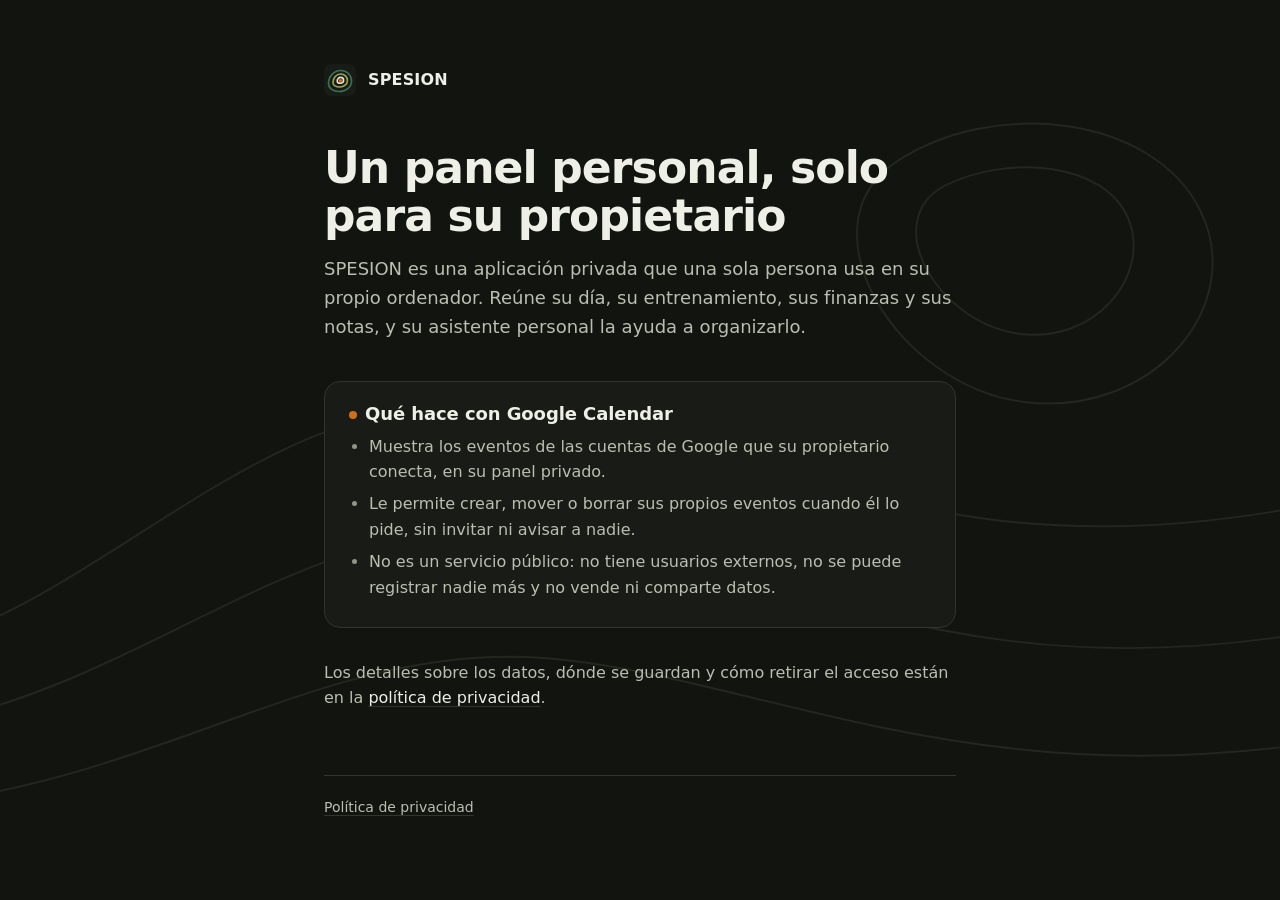
<file: index.html>
<!doctype html>
<html lang="es">
<head>
  <meta charset="utf-8">
  <meta name="viewport" content="width=device-width, initial-scale=1">
  <meta name="color-scheme" content="dark">
  <meta name="theme-color" content="#121410">
  <title>SPESION</title>
  <meta name="description" content="SPESION es una aplicación personal: un panel privado que muestra y organiza los calendarios de su propietario en su propio ordenador.">
  <link rel="icon" href="logo.svg" type="image/svg+xml">
  <link rel="stylesheet" href="estilo.css">
</head>
<body>
  <svg class="relief" viewBox="0 0 800 600" preserveAspectRatio="xMidYMid slice" aria-hidden="true">
    <g fill="none" stroke="currentColor" stroke-width="1.2">
      <path d="M-40 420c120-40 210-160 360-150s250 120 520 60"/>
      <path d="M-40 470c140-30 230-130 370-120s260 110 510 60"/>
      <path d="M-40 520c150-20 250-100 380-90s270 90 500 50"/>
      <path d="M560 120c60-40 160-30 190 30s-30 130-110 120-140-110-80-150Z"/>
      <path d="M590 135c40-20 100-15 115 20s-20 80-70 72-85-70-45-92Z"/>
    </g>
  </svg>
  <main>
    <header>
      <a href="./"><img class="logo" src="logo.svg" alt="" width="32" height="32">SPESION</a>
    </header>

    <h1>Un panel personal, solo para su propietario</h1>
    <p class="lead">SPESION es una aplicación privada que una sola persona usa en su propio ordenador. Reúne su día, su entrenamiento, sus finanzas y sus notas, y su asistente personal la ayuda a organizarlo.</p>

    <section class="panel" aria-labelledby="calendario">
      <h2 id="calendario" style="margin-top:0"><span class="beacon" aria-hidden="true"></span>Qué hace con Google Calendar</h2>
      <ul>
        <li>Muestra los eventos de las cuentas de Google que su propietario conecta, en su panel privado.</li>
        <li>Le permite crear, mover o borrar sus propios eventos cuando él lo pide, sin invitar ni avisar a nadie.</li>
        <li>No es un servicio público: no tiene usuarios externos, no se puede registrar nadie más y no vende ni comparte datos.</li>
      </ul>
    </section>

    <p style="margin-top:2rem">Los detalles sobre los datos, dónde se guardan y cómo retirar el acceso están en la <a href="privacidad.html">política de privacidad</a>.</p>

    <footer>
      <a href="privacidad.html">Política de privacidad</a>
    </footer>
  </main>
</body>
</html>
</file>
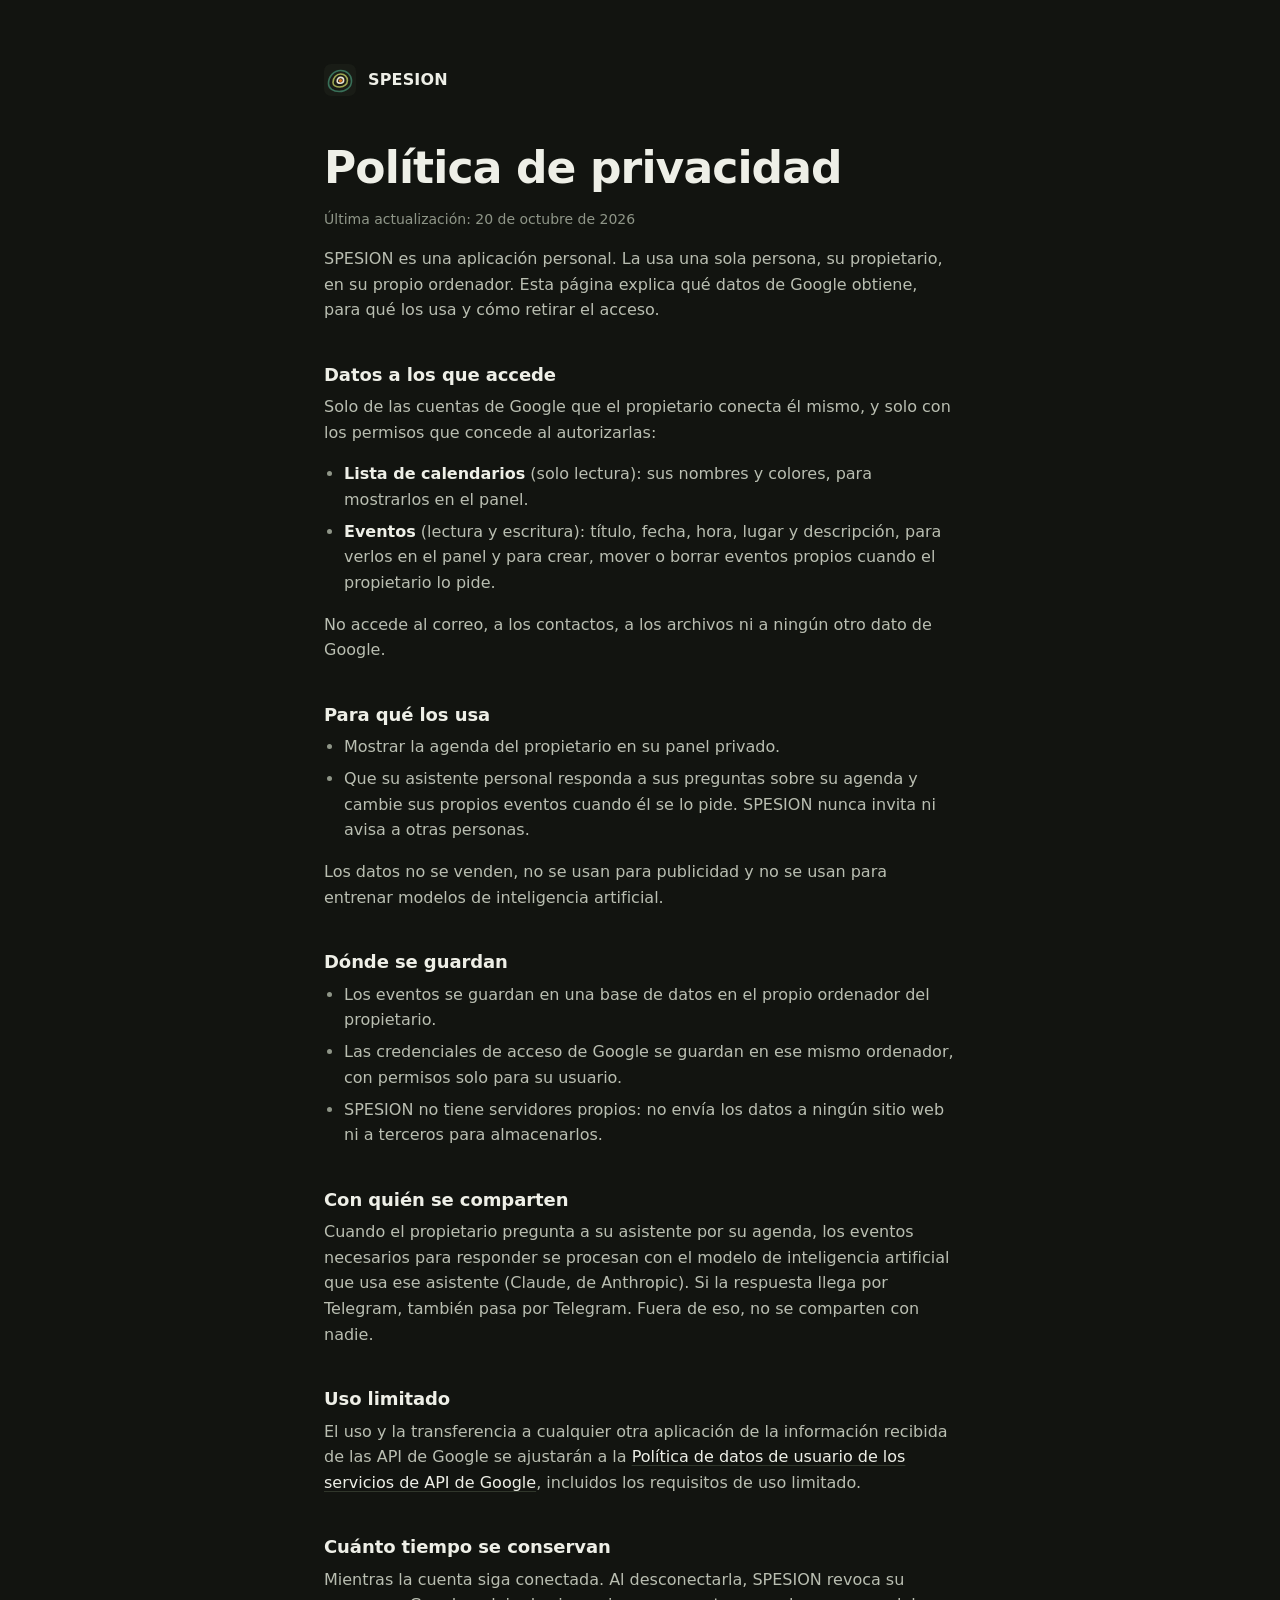
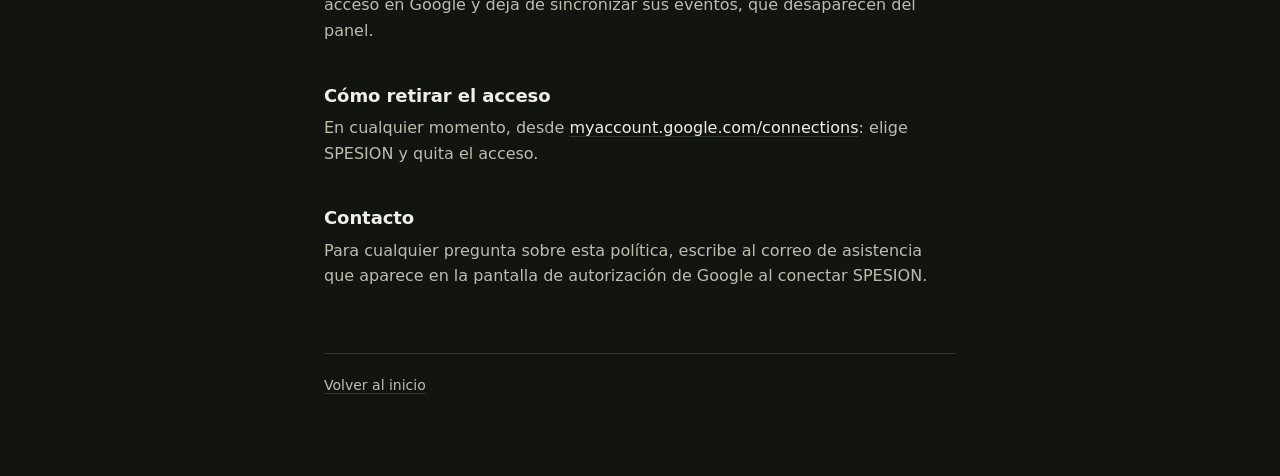
<file: privacidad.html>
<!doctype html>
<html lang="es">
<head>
  <meta charset="utf-8">
  <meta name="viewport" content="width=device-width, initial-scale=1">
  <meta name="color-scheme" content="dark">
  <meta name="theme-color" content="#121410">
  <title>Política de privacidad de SPESION</title>
  <meta name="description" content="Qué datos de Google Calendar usa SPESION, dónde se guardan y cómo retirar el acceso.">
  <link rel="icon" href="logo.svg" type="image/svg+xml">
  <link rel="stylesheet" href="estilo.css">
</head>
<body>
  <main>
    <header>
      <a href="./"><img class="logo" src="logo.svg" alt="" width="32" height="32">SPESION</a>
    </header>

    <h1>Política de privacidad</h1>
    <p class="meta">Última actualización: 20 de octubre de 2026</p>

    <p>SPESION es una aplicación personal. La usa una sola persona, su propietario, en su propio ordenador. Esta página explica qué datos de Google obtiene, para qué los usa y cómo retirar el acceso.</p>

    <h2>Datos a los que accede</h2>
    <p>Solo de las cuentas de Google que el propietario conecta él mismo, y solo con los permisos que concede al autorizarlas:</p>
    <ul>
      <li><strong>Lista de calendarios</strong> (solo lectura): sus nombres y colores, para mostrarlos en el panel.</li>
      <li><strong>Eventos</strong> (lectura y escritura): título, fecha, hora, lugar y descripción, para verlos en el panel y para crear, mover o borrar eventos propios cuando el propietario lo pide.</li>
    </ul>
    <p>No accede al correo, a los contactos, a los archivos ni a ningún otro dato de Google.</p>

    <h2>Para qué los usa</h2>
    <ul>
      <li>Mostrar la agenda del propietario en su panel privado.</li>
      <li>Que su asistente personal responda a sus preguntas sobre su agenda y cambie sus propios eventos cuando él se lo pide. SPESION nunca invita ni avisa a otras personas.</li>
    </ul>
    <p>Los datos no se venden, no se usan para publicidad y no se usan para entrenar modelos de inteligencia artificial.</p>

    <h2>Dónde se guardan</h2>
    <ul>
      <li>Los eventos se guardan en una base de datos en el propio ordenador del propietario.</li>
      <li>Las credenciales de acceso de Google se guardan en ese mismo ordenador, con permisos solo para su usuario.</li>
      <li>SPESION no tiene servidores propios: no envía los datos a ningún sitio web ni a terceros para almacenarlos.</li>
    </ul>

    <h2>Con quién se comparten</h2>
    <p>Cuando el propietario pregunta a su asistente por su agenda, los eventos necesarios para responder se procesan con el modelo de inteligencia artificial que usa ese asistente (Claude, de Anthropic). Si la respuesta llega por Telegram, también pasa por Telegram. Fuera de eso, no se comparten con nadie.</p>

    <h2>Uso limitado</h2>
    <p>El uso y la transferencia a cualquier otra aplicación de la información recibida de las API de Google se ajustarán a la <a href="https://developers.google.com/terms/api-services-user-data-policy">Política de datos de usuario de los servicios de API de Google</a>, incluidos los requisitos de uso limitado.</p>

    <h2>Cuánto tiempo se conservan</h2>
    <p>Mientras la cuenta siga conectada. Al desconectarla, SPESION revoca su acceso en Google y deja de sincronizar sus eventos, que desaparecen del panel.</p>

    <h2>Cómo retirar el acceso</h2>
    <p>En cualquier momento, desde <a href="https://myaccount.google.com/connections">myaccount.google.com/connections</a>: elige SPESION y quita el acceso.</p>

    <h2>Contacto</h2>
    <p>Para cualquier pregunta sobre esta política, escribe al correo de asistencia que aparece en la pantalla de autorización de Google al conectar SPESION.</p>

    <footer>
      <a href="./">Volver al inicio</a>
    </footer>
  </main>
</body>
</html>
</file>
<file: estilo.css>
/* SPESION Relieve: grafito con curvas de nivel, tinta de nieve y baliza naranja. */
:root {
  --canvas: #121410;
  --surface: #191c16;
  --hairline: #30362b;
  --contour: #23281f;
  --ink: #eeefe7;
  --body: #b9beb1;
  --muted: #8f9688;
  --now: #cf6f19;
  --z1: #397059;
  --z3: #9ca652;
  --z5: #eae5d2;
  color-scheme: dark;
}
* { box-sizing: border-box; }
html { -webkit-text-size-adjust: 100%; }
body {
  margin: 0;
  min-height: 100vh;
  background: var(--canvas);
  color: var(--body);
  font: 400 1rem/1.6 ui-sans-serif, -apple-system, BlinkMacSystemFont, "Segoe UI", system-ui, sans-serif;
  -webkit-font-smoothing: antialiased;
}
.relief {
  position: fixed;
  inset: 0;
  z-index: -1;
  width: 100%;
  height: 100%;
  color: var(--contour);
  pointer-events: none;
}
main { max-width: 42rem; margin: 0 auto; padding: 4rem 1.25rem 5rem; }
header { display: flex; align-items: center; gap: 0.75rem; margin-bottom: 3rem; }
header a { display: flex; align-items: center; gap: 0.75rem; color: var(--ink); text-decoration: none; font-weight: 600; letter-spacing: 0.01em; }
.logo { width: 2rem; height: 2rem; flex: none; }
h1 {
  margin: 0 0 1rem;
  color: var(--ink);
  font-size: clamp(2rem, 6vw, 2.75rem);
  line-height: 1.08;
  letter-spacing: -0.02em;
  font-weight: 650;
  text-wrap: balance;
}
h2 { margin: 2.5rem 0 0.5rem; color: var(--ink); font-size: 1.125rem; line-height: 1.3; letter-spacing: -0.005em; }
p, li { max-width: 68ch; }
p { margin: 0 0 1rem; }
ul { margin: 0 0 1rem; padding-left: 1.25rem; }
li { margin-bottom: 0.4rem; }
li::marker { color: var(--muted); }
strong { color: var(--ink); font-weight: 600; }
a { color: var(--ink); text-decoration-color: var(--hairline); text-underline-offset: 3px; }
a:hover { text-decoration-color: var(--muted); }
a:focus-visible { outline: 2px solid var(--ink); outline-offset: 3px; border-radius: 4px; }
.lead { font-size: 1.125rem; color: var(--body); }
.panel {
  margin: 2.5rem 0 0;
  padding: 1.25rem 1.5rem;
  border: 1px solid var(--hairline);
  border-radius: 16px;
  background: var(--surface);
}
.panel p:last-child, .panel ul:last-child { margin-bottom: 0; }
.meta { color: var(--muted); font-size: 0.875rem; }
.beacon { display: inline-block; width: 0.5rem; height: 0.5rem; margin-right: 0.5rem; border-radius: 999px; background: var(--now); vertical-align: 0.1em; }
footer { margin-top: 4rem; padding-top: 1.25rem; border-top: 1px solid var(--hairline); color: var(--muted); font-size: 0.875rem; }
footer a { color: var(--body); }
</file>
